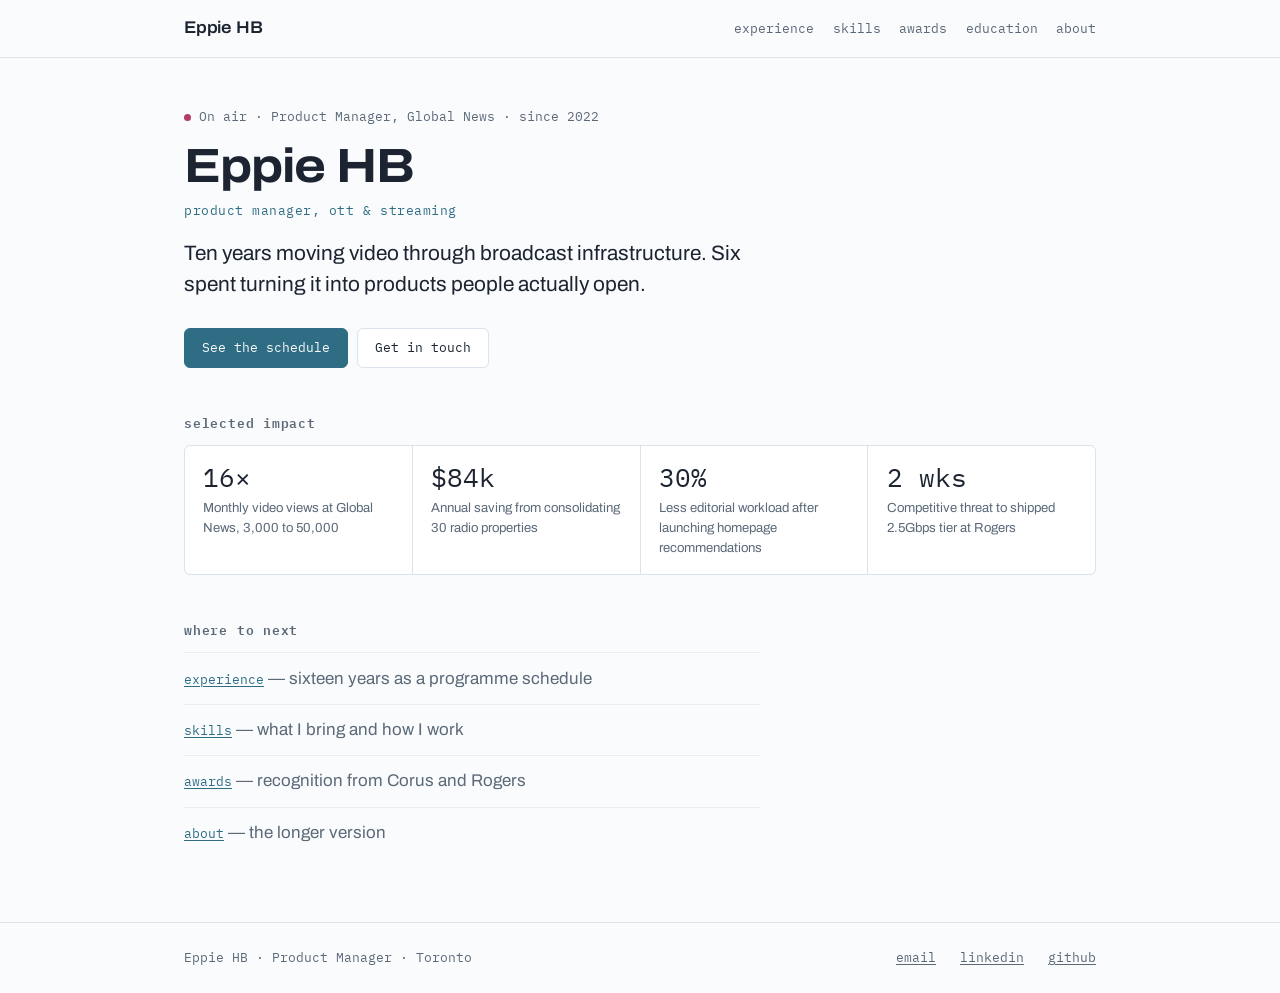
<file: index.html>
<!DOCTYPE html>
<html lang="en" prefix="og: http://ogp.me/ns#">
	<head>
		<meta http-equiv="X-UA-Compatible" content="IE=edge">
		<meta http-equiv="content-type" content="text/html; charset=utf-8">

		<!-- Metadata -->
		<meta name="description" content="Product Manager in digital media and streaming. 6+ years in product, 10+ in broadcast, shipping OTT, VOD and news products at Corus and Rogers." />
		<link rel="canonical" href="https://eppie-hb.github.io/" />
		<meta property="og:site_name" content="Eppie HB" />
		<meta property="og:title" content="Eppie HB: Product Manager" />
		<meta property="og:description" content="Product Manager in digital media and streaming. 6+ years in product, 10+ in broadcast, shipping OTT, VOD and news products at Corus and Rogers." />
		<meta property="og:type" content="website" />
		<meta property="og:url" content="https://eppie-hb.github.io/" />
		<meta property="og:image" content="https://eppie-hb.github.io/images/share-card.png" />
		<meta property="og:image:width" content="1000" />
		<meta property="og:image:height" content="1000" />
		<meta property="og:image:alt" content="Monogram mark for Eppie HB" />
		<meta name="twitter:card" content="summary" />
		<meta name="theme-color" content="#fafbfc" media="(prefers-color-scheme: light)" />
		<meta name="theme-color" content="#131922" media="(prefers-color-scheme: dark)" />

		<!-- Enable responsiveness on mobile devices-->
		<meta name="viewport" content="width=device-width, initial-scale=1">

		<title>Eppie HB: Product Manager</title>

		<!-- CSS -->
		<link rel="preconnect" href="https://fonts.googleapis.com">
		<link rel="preconnect" href="https://fonts.gstatic.com" crossorigin>
		<link href="https://fonts.googleapis.com/css2?family=Archivo:wdth,wght@62..125,400..700&amp;family=IBM+Plex+Mono:wght@400;500&amp;display=swap" rel="stylesheet">
		<link rel="stylesheet" href="/theme/css/style.css" />
		<link rel="icon" href="/favicon.ico" sizes="any">
		<link rel="apple-touch-icon" href="/images/apple-touch-icon.png">

		<!-- Feeds -->

		<!-- Analytics -->
		<script data-goatcounter="https://eppie-hb.goatcounter.com/count"
				async src="https://gc.zgo.at/count.js"></script>
	</head>

	<body>
		<a class="skip-link" href="#main">Skip to content</a>
		<header class="topbar">
			<div class="topbar-inner">
				<a class="wordmark" href="/">Eppie HB</a>
				<nav class="topnav" aria-label="Sections">
					<a href="/pages/career.html">experience</a>
					<a href="/pages/skills.html">skills</a>
					<a href="/pages/awards.html">awards</a>
					<a href="/pages/education.html">education</a>
					<a href="/pages/about.html">about</a>
				</nav>
			</div>
		</header>
		<main id="main" class="shell">
		<div class="hero">
			<p class="status">On air &middot; Product Manager, Global News &middot; since 2022</p>
			<h1>Eppie HB</h1>
			<p class="hero-role">product manager, ott &amp; streaming</p>
			<p class="hero-lead">Ten years moving video through broadcast infrastructure. Six spent turning it into products people actually open.</p>
			<p class="actions">
				<a class="btn btn-primary" href="/pages/career.html">See the schedule</a>
				<a class="btn" href="mailto:eppieho@gmail.com">Get in touch</a>
			</p>
		</div>

		<section aria-labelledby="impact-heading">
			<h2 class="eyebrow" id="impact-heading">selected impact</h2>
			<ul class="rail">
				<li>
					<span class="rail-figure">16&times;</span>
					<span class="rail-label">Monthly video views at Global News, 3,000 to 50,000</span>
				</li>
				<li>
					<span class="rail-figure">$84k</span>
					<span class="rail-label">Annual saving from consolidating 30 radio properties</span>
				</li>
				<li>
					<span class="rail-figure">30%</span>
					<span class="rail-label">Less editorial workload after launching homepage recommendations</span>
				</li>
				<li>
					<span class="rail-figure">2 wks</span>
					<span class="rail-label">Competitive threat to shipped 2.5Gbps tier at Rogers</span>
				</li>
			</ul>
		</section>

		<section aria-labelledby="whereto-heading">
			<h2 class="eyebrow" id="whereto-heading">where to next</h2>
			<ul class="whereto-list">
				<li><a href="/pages/career.html">experience</a> &mdash; sixteen years as a programme schedule</li>
				<li><a href="/pages/skills.html">skills</a> &mdash; what I bring and how I work</li>
				<li><a href="/pages/awards.html">awards</a> &mdash; recognition from Corus and Rogers</li>
				<li><a href="/pages/about.html">about</a> &mdash; the longer version</li>
			</ul>
		</section>
		</main>
		<footer class="site-footer">
			<div class="site-footer-inner">
				<p>Eppie HB &middot; Product Manager &middot; Toronto</p>
				<a href="mailto:eppieho@gmail.com">email</a>
				<a href="https://www.linkedin.com/in/eppieh" rel="noopener">linkedin</a>
				<a href="https://github.com/eppie-hb" rel="noopener">github</a>
			</div>
		</footer>
	</body>
</html>
</file>
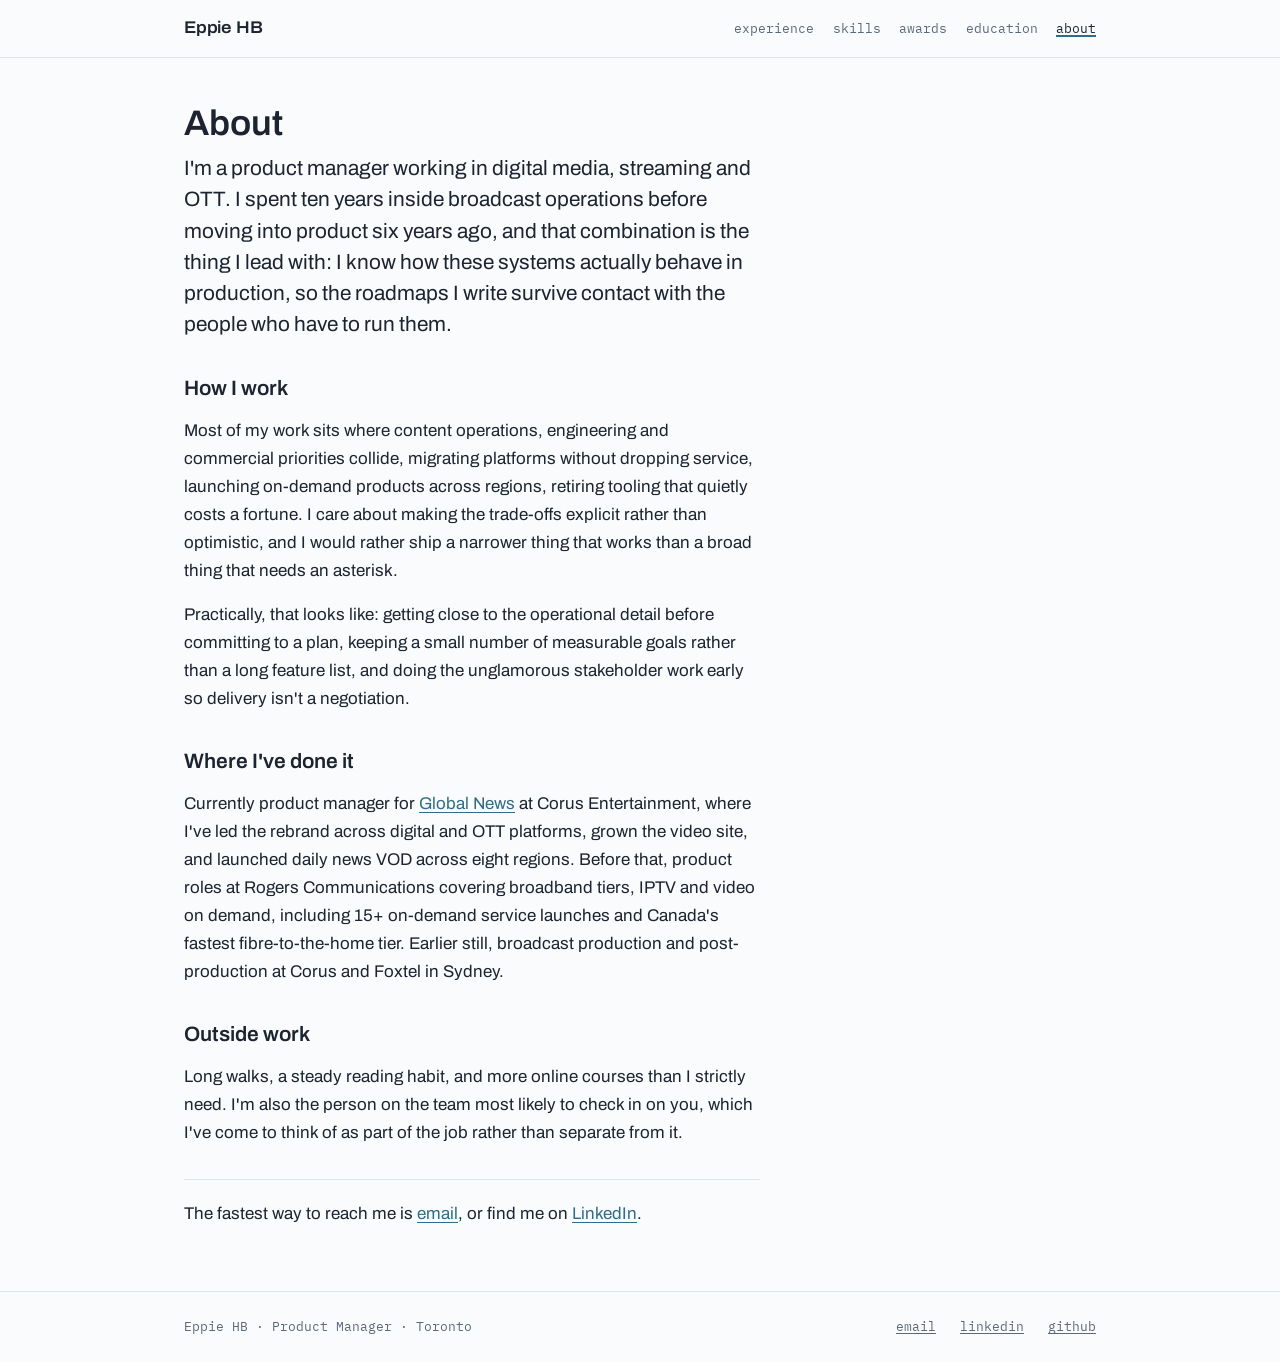
<file: pages/about.html>
<!DOCTYPE html>
<html lang="en" prefix="og: http://ogp.me/ns#">
	<head>
		<meta http-equiv="X-UA-Compatible" content="IE=edge">
		<meta http-equiv="content-type" content="text/html; charset=utf-8">

		<!-- Metadata -->
		<meta name="description" content="Product Manager focused on digital media, OTT and streaming. Background spanning broadcast operations, content strategy and product delivery." />
		<link rel="canonical" href="https://eppie-hb.github.io/pages/about.html" />
		<meta property="og:site_name" content="Eppie HB" />
		<meta property="og:title" content="Abou: Eppie HB, Product Manager" />
		<meta property="og:description" content="Product Manager focused on digital media, OTT and streaming. Background spanning broadcast operations, content strategy and product delivery." />
		<meta property="og:type" content="website" />
		<meta property="og:url" content="https://eppie-hb.github.io/pages/about.html" />
		<meta property="og:image" content="https://eppie-hb.github.io/images/share-card.png" />
		<meta property="og:image:width" content="1000" />
		<meta property="og:image:height" content="1000" />
		<meta property="og:image:alt" content="Monogram mark for Eppie HB" />
		<meta name="twitter:card" content="summary" />
		<meta name="theme-color" content="#fafbfc" media="(prefers-color-scheme: light)" />
		<meta name="theme-color" content="#131922" media="(prefers-color-scheme: dark)" />

		<!-- Enable responsiveness on mobile devices-->
		<meta name="viewport" content="width=device-width, initial-scale=1">

		<title>About: Eppie HB, Product Manager</title>

		<!-- CSS -->
		<link rel="preconnect" href="https://fonts.googleapis.com">
		<link rel="preconnect" href="https://fonts.gstatic.com" crossorigin>
		<link href="https://fonts.googleapis.com/css2?family=Archivo:wdth,wght@62..125,400..700&amp;family=IBM+Plex+Mono:wght@400;500&amp;display=swap" rel="stylesheet">
		<link rel="stylesheet" href="/theme/css/style.css" />
		<link rel="icon" href="/favicon.ico" sizes="any">
		<link rel="apple-touch-icon" href="/images/apple-touch-icon.png">

		<!-- Feeds -->

		<!-- Analytics -->
 		<script data-goatcounter="https://eppie-hb.goatcounter.com/count"
            async src="https://gc.zgo.at/count.js"></script>
	</head>

	<body>
		<a class="skip-link" href="#main">Skip to content</a>
		<header class="topbar">
			<div class="topbar-inner">
				<a class="wordmark" href="/">Eppie HB</a>
				<nav class="topnav" aria-label="Sections">
					<a href="/pages/career.html">experience</a>
					<a href="/pages/skills.html">skills</a>
					<a href="/pages/awards.html">awards</a>
					<a href="/pages/education.html">education</a>
					<a href="/pages/about.html" aria-current="page">about</a>
				</nav>
			</div>
		</header>
		<main id="main" class="shell">
	<article class="prose">
		<h1>About</h1>

		<p class="lede">I'm a product manager working in digital media, streaming and OTT. I spent ten years inside broadcast operations before moving into product six years ago, and that combination is the thing I lead with: I know how these systems actually behave in production, so the roadmaps I write survive contact with the people who have to run them.</p>

		<h2>How I work</h2>
		<p>Most of my work sits where content operations, engineering and commercial priorities collide, migrating platforms without dropping service, launching on-demand products across regions, retiring tooling that quietly costs a fortune. I care about making the trade-offs explicit rather than optimistic, and I would rather ship a narrower thing that works than a broad thing that needs an asterisk.</p>
		<p>Practically, that looks like: getting close to the operational detail before committing to a plan, keeping a small number of measurable goals rather than a long feature list, and doing the unglamorous stakeholder work early so delivery isn't a negotiation.</p>

		<h2>Where I've done it</h2>
		<p>Currently product manager for <a href="https://globalnews.ca/">Global News</a> at Corus Entertainment, where I've led the rebrand across digital and OTT platforms, grown the video site, and launched daily news VOD across eight regions. Before that, product roles at Rogers Communications covering broadband tiers, IPTV and video on demand, including 15+ on-demand service launches and Canada's fastest fibre-to-the-home tier. Earlier still, broadcast production and post-production at Corus and Foxtel in Sydney.</p>

		<h2>Outside work</h2>
		<p>Long walks, a steady reading habit, and more online courses than I strictly need. I'm also the person on the team most likely to check in on you, which I've come to think of as part of the job rather than separate from it.</p>

		<p class="contact-cta">The fastest way to reach me is <a href="mailto:eppieho@gmail.com">email</a>, or find me on <a href="https://www.linkedin.com/in/eppieh" target="_blank" rel="noopener">LinkedIn</a>.</p>
	</article>
		</main>
		<footer class="site-footer">
			<div class="site-footer-inner">
				<p>Eppie HB &middot; Product Manager &middot; Toronto</p>
				<a href="mailto:eppieho@gmail.com">email</a>
				<a href="https://www.linkedin.com/in/eppieh" rel="noopener">linkedin</a>
				<a href="https://github.com/eppie-hb" rel="noopener">github</a>
			</div>
		</footer>
	</body>
</html>
</file>
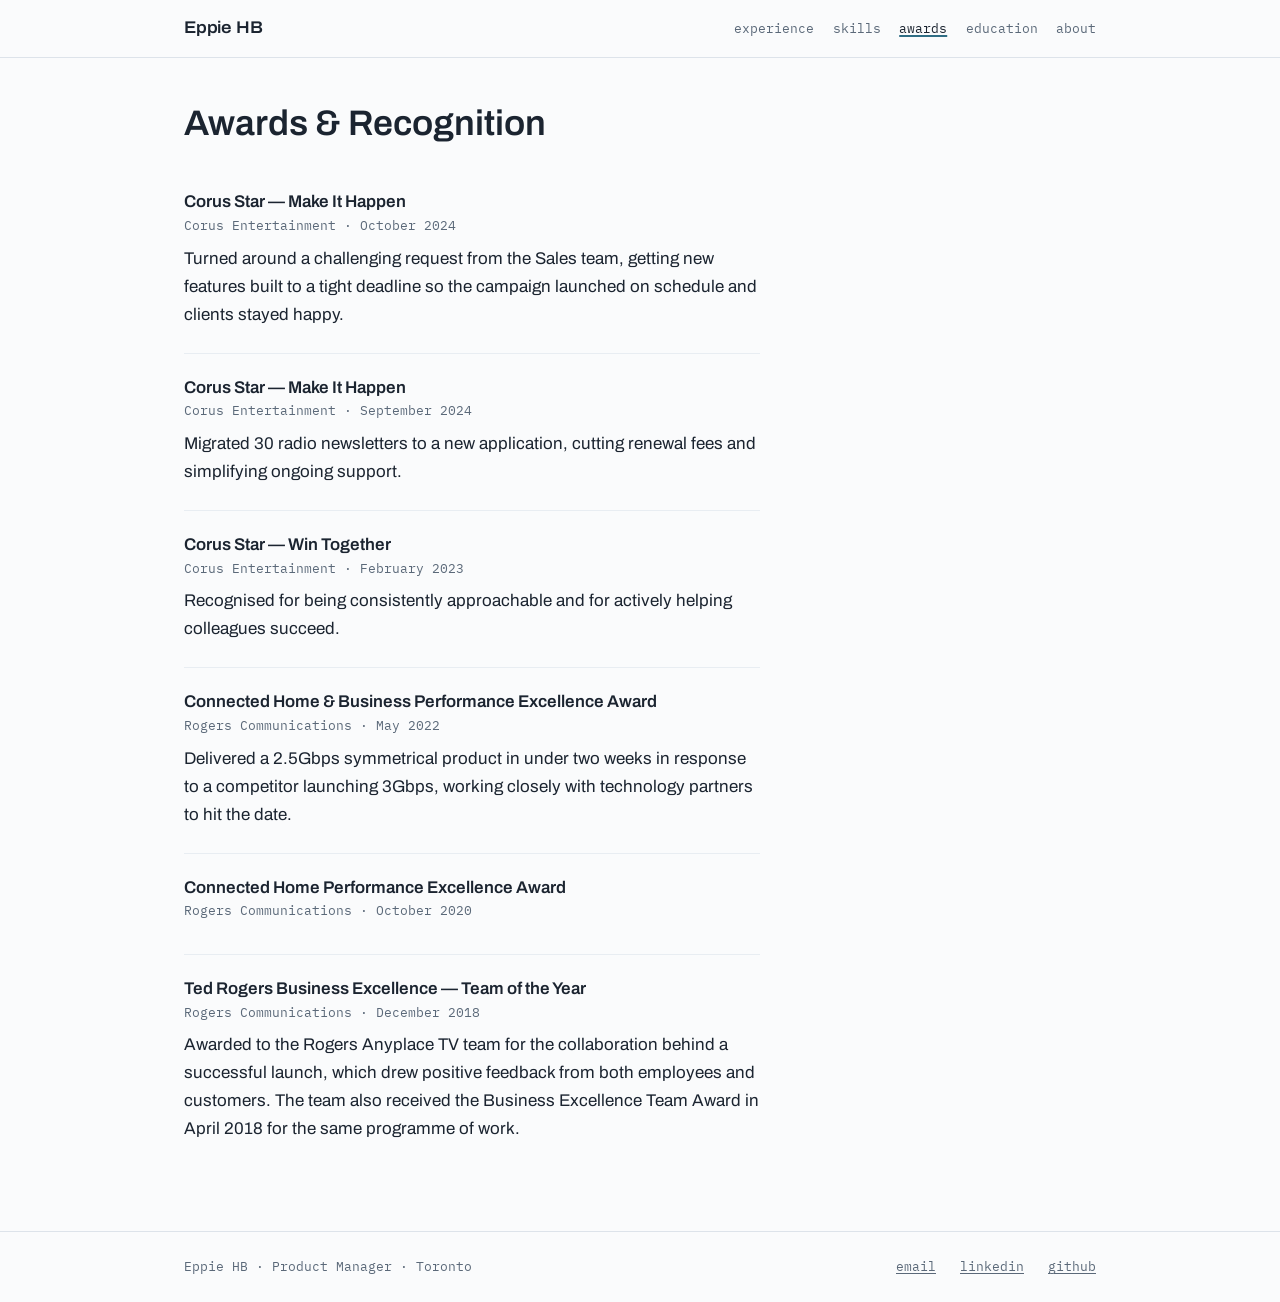
<file: pages/awards.html>
<!DOCTYPE html>
<html lang="en" prefix="og: http://ogp.me/ns#">
	<head>
		<meta http-equiv="X-UA-Compatible" content="IE=edge">
		<meta http-equiv="content-type" content="text/html; charset=utf-8">

		<!-- Metadata -->
		<meta name="description" content="Industry and internal recognition including the Ted Rogers Business Excellence Team of the Year and Corus Star awards." />
		<link rel="canonical" href="https://eppie-hb.github.io/pages/awards.html" />
		<meta property="og:site_name" content="Eppie HB" />
		<meta property="og:title" content="Awards & Recognition: Eppie HB" />
		<meta property="og:description" content="Industry and internal recognition including the Ted Rogers Business Excellence Team of the Year and Corus Star awards." />
		<meta property="og:type" content="website" />
		<meta property="og:url" content="https://eppie-hb.github.io/pages/awards.html" />
		<meta property="og:image" content="https://eppie-hb.github.io/images/share-card.png" />
		<meta property="og:image:width" content="1000" />
		<meta property="og:image:height" content="1000" />
		<meta property="og:image:alt" content="Monogram mark for Eppie HB" />
		<meta name="twitter:card" content="summary" />
		<meta name="theme-color" content="#fafbfc" media="(prefers-color-scheme: light)" />
		<meta name="theme-color" content="#131922" media="(prefers-color-scheme: dark)" />

		<!-- Enable responsiveness on mobile devices-->
		<meta name="viewport" content="width=device-width, initial-scale=1">

		<title>Awards & Recognition: Eppie HB</title>

		<!-- CSS -->
		<link rel="preconnect" href="https://fonts.googleapis.com">
		<link rel="preconnect" href="https://fonts.gstatic.com" crossorigin>
		<link href="https://fonts.googleapis.com/css2?family=Archivo:wdth,wght@62..125,400..700&amp;family=IBM+Plex+Mono:wght@400;500&amp;display=swap" rel="stylesheet">
		<link rel="stylesheet" href="/theme/css/style.css" />
		<link rel="icon" href="/favicon.ico" sizes="any">
		<link rel="apple-touch-icon" href="/images/apple-touch-icon.png">

		<!-- Feeds -->

		<!-- Analytics -->
 		<script data-goatcounter="https://eppie-hb.goatcounter.com/count"
            async src="https://gc.zgo.at/count.js"></script>
	</head>

	<body>
		<a class="skip-link" href="#main">Skip to content</a>
		<header class="topbar">
			<div class="topbar-inner">
				<a class="wordmark" href="/">Eppie HB</a>
				<nav class="topnav" aria-label="Sections">
					<a href="/pages/career.html">experience</a>
					<a href="/pages/skills.html">skills</a>
					<a href="/pages/awards.html" aria-current="page">awards</a>
					<a href="/pages/education.html">education</a>
					<a href="/pages/about.html">about</a>
				</nav>
			</div>
		</header>
		<main id="main" class="shell">
	<article>
		<h1>Awards &amp; Recognition</h1>

		<section class="award">
			<h2>Corus Star &mdash; Make It Happen</h2>
			<p class="award-meta">Corus Entertainment &middot; October 2024</p>
			<p>Turned around a challenging request from the Sales team, getting new features built to a tight deadline so the campaign launched on schedule and clients stayed happy.</p>
		</section>

		<section class="award">
			<h2>Corus Star &mdash; Make It Happen</h2>
			<p class="award-meta">Corus Entertainment &middot; September 2024</p>
			<p>Migrated 30 radio newsletters to a new application, cutting renewal fees and simplifying ongoing support.</p>
		</section>

		<section class="award">
			<h2>Corus Star &mdash; Win Together</h2>
			<p class="award-meta">Corus Entertainment &middot; February 2023</p>
			<p>Recognised for being consistently approachable and for actively helping colleagues succeed.</p>
		</section>

		<section class="award">
			<h2>Connected Home &amp; Business Performance Excellence Award</h2>
			<p class="award-meta">Rogers Communications &middot; May 2022</p>
			<p>Delivered a 2.5Gbps symmetrical product in under two weeks in response to a competitor launching 3Gbps, working closely with technology partners to hit the date.</p>
		</section>

		<section class="award">
			<h2>Connected Home Performance Excellence Award</h2>
			<p class="award-meta">Rogers Communications &middot; October 2020</p>
		</section>

		<section class="award">
			<h2>Ted Rogers Business Excellence &mdash; Team of the Year</h2>
			<p class="award-meta">Rogers Communications &middot; December 2018</p>
			<p>Awarded to the Rogers Anyplace TV team for the collaboration behind a successful launch, which drew positive feedback from both employees and customers. The team also received the Business Excellence Team Award in April 2018 for the same programme of work.</p>
		</section>
	</article>
		</main>
		<footer class="site-footer">
			<div class="site-footer-inner">
				<p>Eppie HB &middot; Product Manager &middot; Toronto</p>
				<a href="mailto:eppieho@gmail.com">email</a>
				<a href="https://www.linkedin.com/in/eppieh" rel="noopener">linkedin</a>
				<a href="https://github.com/eppie-hb" rel="noopener">github</a>
			</div>
		</footer>
	</body>
</html>
</file>
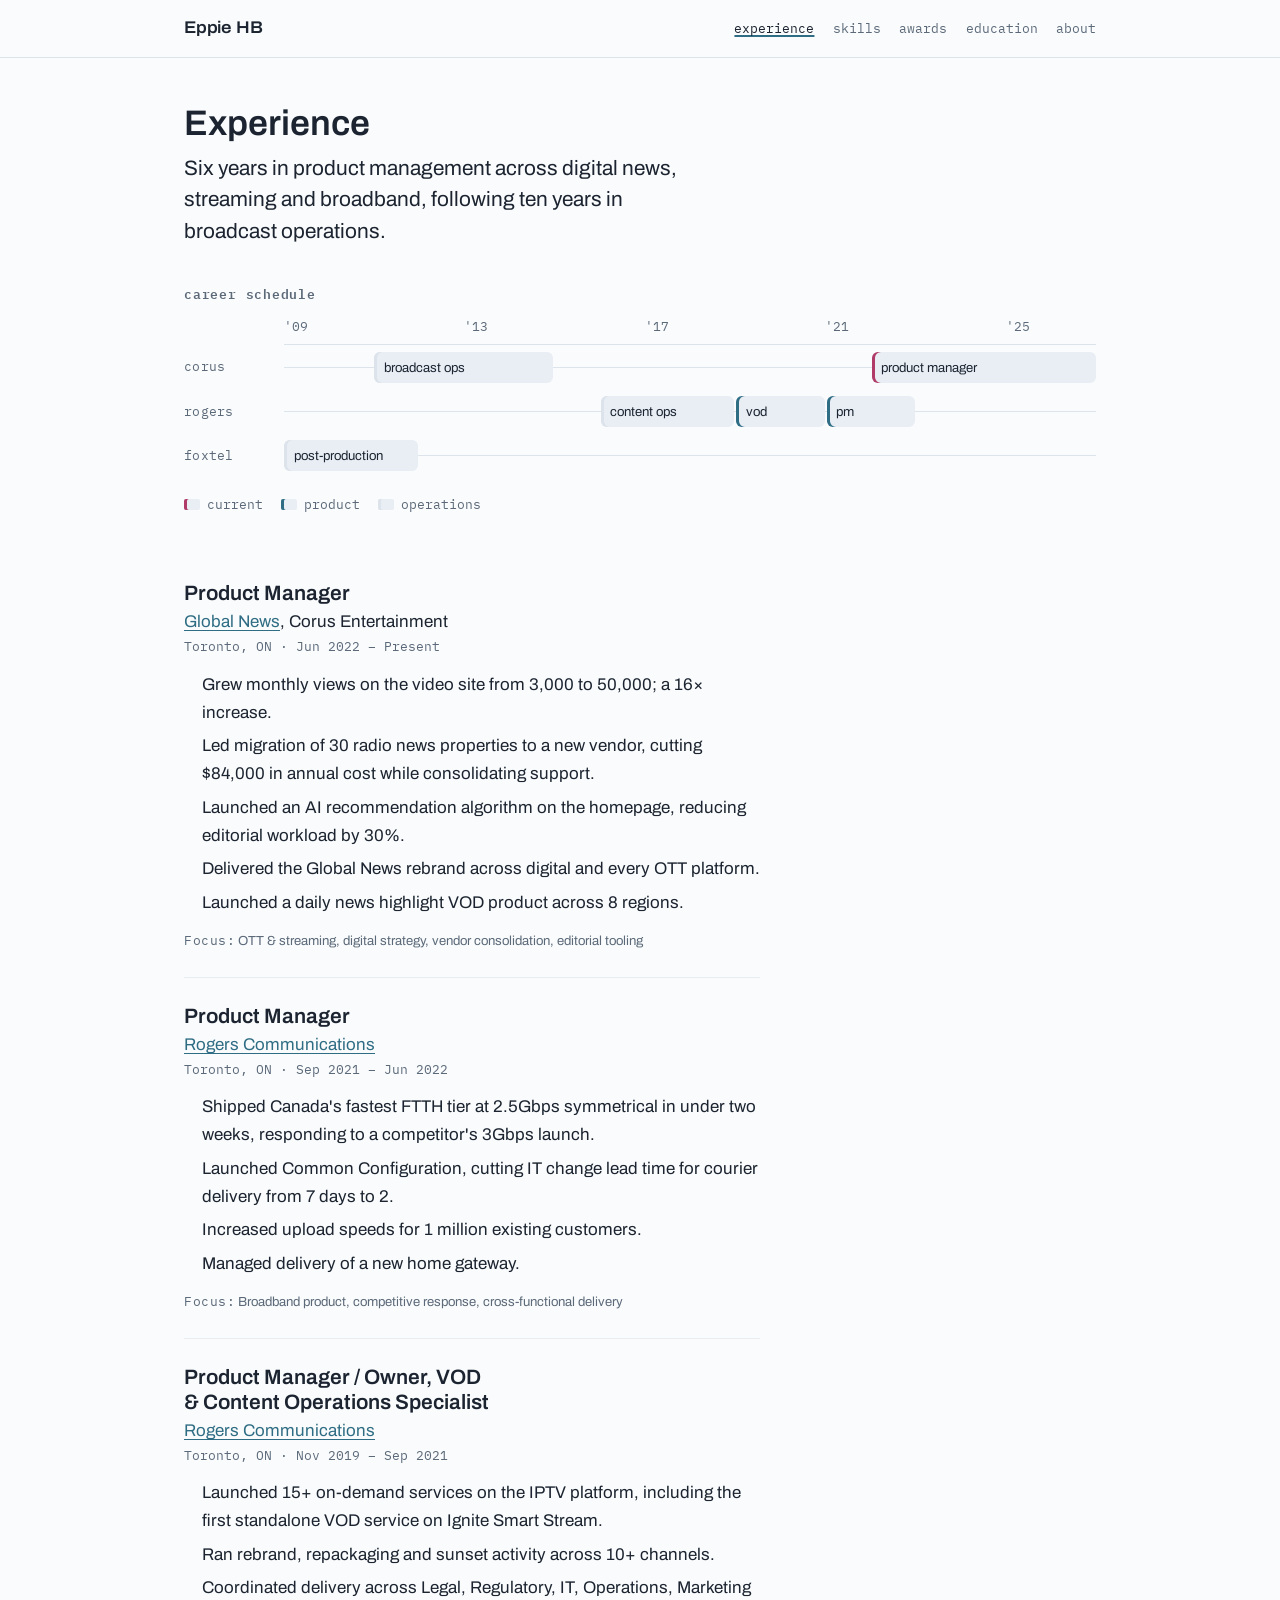
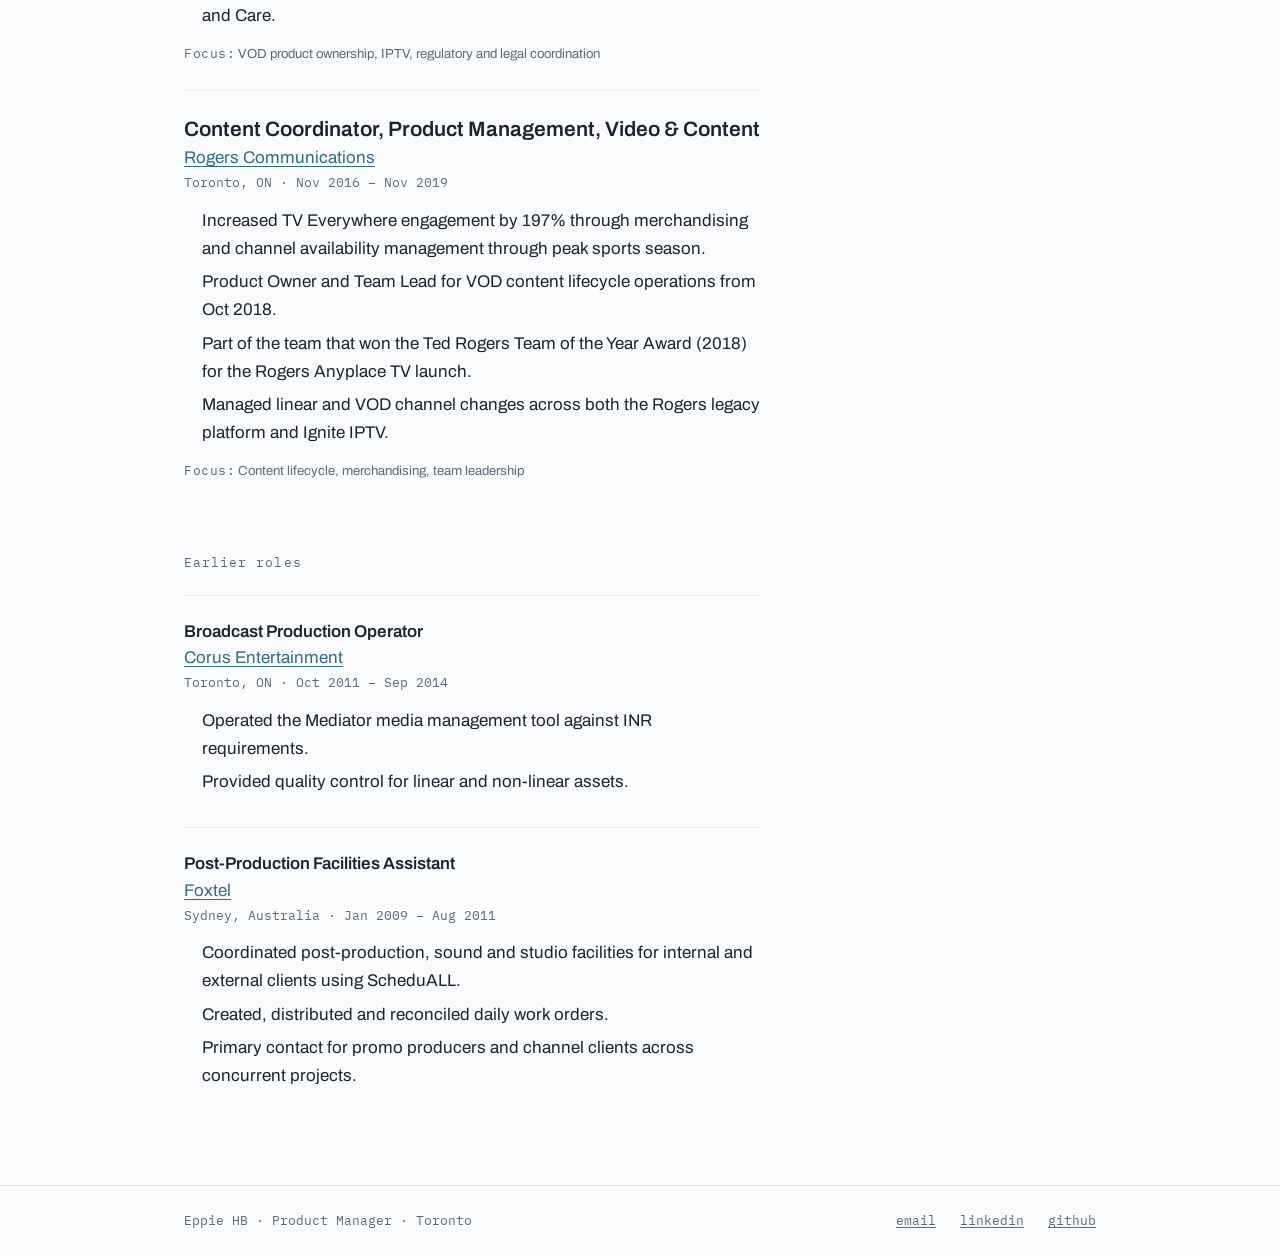
<file: pages/career.html>
<!DOCTYPE html>
<html lang="en" prefix="og: http://ogp.me/ns#">
	<head>
		<meta http-equiv="X-UA-Compatible" content="IE=edge">
		<meta http-equiv="content-type" content="text/html; charset=utf-8">

		<!-- Metadata -->
		<meta name="description" content="Product management experience at Global News, Corus and Rogers Communications: OTT launches, platform migrations and measurable product outcomes." />
		<link rel="canonical" href="https://eppie-hb.github.io/pages/career.html" />
		<meta property="og:site_name" content="Eppie HB" />
		<meta property="og:title" content="Experience: Eppie HB, Product Manager" />
		<meta property="og:description" content="Product management experience at Global News, Corus and Rogers Communications: OTT launches, platform migrations and measurable product outcomes." />
		<meta property="og:type" content="website" />
		<meta property="og:url" content="https://eppie-hb.github.io/pages/career.html" />
		<meta property="og:image" content="https://eppie-hb.github.io/images/share-card.png" />
		<meta property="og:image:width" content="1000" />
		<meta property="og:image:height" content="1000" />
		<meta property="og:image:alt" content="Monogram mark for Eppie HB" />
		<meta name="twitter:card" content="summary" />
		<meta name="theme-color" content="#fafbfc" media="(prefers-color-scheme: light)" />
		<meta name="theme-color" content="#131922" media="(prefers-color-scheme: dark)" />

		<!-- Enable responsiveness on mobile devices-->
		<meta name="viewport" content="width=device-width, initial-scale=1">

		<title>Experience: Eppie HB, Product Manager</title>

		<!-- CSS -->
		<link rel="preconnect" href="https://fonts.googleapis.com">
		<link rel="preconnect" href="https://fonts.gstatic.com" crossorigin>
		<link href="https://fonts.googleapis.com/css2?family=Archivo:wdth,wght@62..125,400..700&amp;family=IBM+Plex+Mono:wght@400;500&amp;display=swap" rel="stylesheet">
		<link rel="stylesheet" href="/theme/css/style.css" />
		<link rel="icon" href="/favicon.ico" sizes="any">
		<link rel="apple-touch-icon" href="/images/apple-touch-icon.png">

		<!-- Feeds -->

		<!-- Analytics -->
 		<script data-goatcounter="https://eppie-hb.goatcounter.com/count"
            async src="https://gc.zgo.at/count.js"></script>
	</head>

	<body>
		<a class="skip-link" href="#main">Skip to content</a>
		<header class="topbar">
			<div class="topbar-inner">
				<a class="wordmark" href="/">Eppie HB</a>
				<nav class="topnav" aria-label="Sections">
					<a href="/pages/career.html" aria-current="page">experience</a>
					<a href="/pages/skills.html">skills</a>
					<a href="/pages/awards.html">awards</a>
					<a href="/pages/education.html">education</a>
					<a href="/pages/about.html">about</a>
				</nav>
			</div>
		</header>
		<main id="main" class="shell">
	<article>
		<h1>Experience</h1>
		<p class="lede">Six years in product management across digital news, streaming and broadband, following ten years in broadcast operations.</p>

		<nav class="timeline" aria-label="Career timeline">
			<h2 class="eyebrow">career schedule</h2>
			<div class="timeline-grid">
				<div></div>
				<div class="timeline-axis" aria-hidden="true">
					<span style="grid-column:1">'09</span>
					<span style="grid-column:5">'13</span>
					<span style="grid-column:9">'17</span>
					<span style="grid-column:13">'21</span>
					<span style="grid-column:17">'25</span>
				</div>

				<p class="timeline-channel">corus</p>
				<div class="timeline-row">
					<a class="timeline-block" style="grid-column:3/7" href="#r-corus-ops">broadcast ops <span class="timeline-when">2011&ndash;2014</span></a>
					<a class="timeline-block" data-kind="current" style="grid-column:14/19" href="#r-globalnews">product manager <span class="timeline-when">2022&ndash;present</span></a>
				</div>

				<p class="timeline-channel">rogers</p>
				<div class="timeline-row">
					<a class="timeline-block" style="grid-column:8/11" href="#r-rogers-content">content ops <span class="timeline-when">2016&ndash;2019</span></a>
					<a class="timeline-block" data-kind="product" style="grid-column:11/13" href="#r-rogers-vod" aria-label="Product Manager and Owner, VOD at Rogers, 2019 to 2021"><span class="timeline-short">vod</span><span class="timeline-full">vod owner</span> <span class="timeline-when">2019&ndash;2021</span></a>
					<a class="timeline-block" data-kind="product" style="grid-column:13/15" href="#r-rogers-pm" aria-label="Product Manager at Rogers, 2021 to 2022"><span class="timeline-short">pm</span><span class="timeline-full">product manager</span> <span class="timeline-when">2021&ndash;2022</span></a>
				</div>

				<p class="timeline-channel">foxtel</p>
				<div class="timeline-row">
					<a class="timeline-block" style="grid-column:1/4" href="#r-foxtel">post-production <span class="timeline-when">2009&ndash;2011</span></a>
				</div>
			</div>
			<p class="timeline-key">
				<span class="k-current">current</span>
				<span class="k-product">product</span>
				<span>operations</span>
			</p>
		</nav>

		<section class="role" id="r-globalnews">
			<h2>Product Manager</h2>
			<p class="role-org"><a href="https://globalnews.ca/">Global News</a>, Corus Entertainment</p>
			<p class="role-meta">Toronto, ON &middot; Jun 2022 &ndash; Present</p>
			<ul class="impact-list">
				<li>Grew monthly views on the video site from 3,000 to 50,000; a 16&times; increase.</li>
				<li>Led migration of 30 radio news properties to a new vendor, cutting $84,000 in annual cost while consolidating support.</li>
				<li>Launched an AI recommendation algorithm on the homepage, reducing editorial workload by 30%.</li>
				<li>Delivered the Global News rebrand across digital and every OTT platform.</li>
				<li>Launched a daily news highlight VOD product across 8 regions.</li>
			</ul>
			<p class="role-focus"><span>Focus:</span> OTT &amp; streaming, digital strategy, vendor consolidation, editorial tooling</p>
		</section>

		<section class="role" id="r-rogers-pm">
			<h2>Product Manager</h2>
			<p class="role-org"><a href="https://www.rogers.com/">Rogers Communications</a></p>
			<p class="role-meta">Toronto, ON &middot; Sep 2021 &ndash; Jun 2022</p>
			<ul class="impact-list">
				<li>Shipped Canada's fastest FTTH tier at 2.5Gbps symmetrical in under two weeks, responding to a competitor's 3Gbps launch.</li>
				<li>Launched Common Configuration, cutting IT change lead time for courier delivery from 7 days to 2.</li>
				<li>Increased upload speeds for 1 million existing customers.</li>
				<li>Managed delivery of a new home gateway.</li>
			</ul>
			<p class="role-focus"><span>Focus:</span> Broadband product, competitive response, cross-functional delivery</p>
		</section>

		<section class="role" id="r-rogers-vod">
			<h2>Product Manager / Owner, VOD &amp; Content Operations Specialist</h2>
			<p class="role-org"><a href="https://www.rogers.com/">Rogers Communications</a></p>
			<p class="role-meta">Toronto, ON &middot; Nov 2019 &ndash; Sep 2021</p>
			<ul class="impact-list">
				<li>Launched 15+ on-demand services on the IPTV platform, including the first standalone VOD service on Ignite Smart Stream.</li>
				<li>Ran rebrand, repackaging and sunset activity across 10+ channels.</li>
				<li>Coordinated delivery across Legal, Regulatory, IT, Operations, Marketing and Care.</li>
			</ul>
			<p class="role-focus"><span>Focus:</span> VOD product ownership, IPTV, regulatory and legal coordination</p>
		</section>

		<section class="role" id="r-rogers-content">
			<h2>Content Coordinator, Product Management, Video &amp; Content</h2>
			<p class="role-org"><a href="https://www.rogers.com/">Rogers Communications</a></p>
			<p class="role-meta">Toronto, ON &middot; Nov 2016 &ndash; Nov 2019</p>
			<ul class="impact-list">
				<li>Increased TV Everywhere engagement by 197% through merchandising and channel availability management through peak sports season.</li>
				<li>Product Owner and Team Lead for VOD content lifecycle operations from Oct 2018.</li>
				<li>Part of the team that won the Ted Rogers Team of the Year Award (2018) for the Rogers Anyplace TV launch.</li>
				<li>Managed linear and VOD channel changes across both the Rogers legacy platform and Ignite IPTV.</li>
			</ul>
			<p class="role-focus"><span>Focus:</span> Content lifecycle, merchandising, team leadership</p>
		</section>

		<h2 class="section-break">Earlier roles</h2>

		<section class="role role-earlier" id="r-corus-ops">
			<h3>Broadcast Production Operator</h3>
			<p class="role-org"><a href="https://www.corusent.com/">Corus Entertainment</a></p>
			<p class="role-meta">Toronto, ON &middot; Oct 2011 &ndash; Sep 2014</p>
			<ul class="impact-list">
				<li>Operated the Mediator media management tool against INR requirements.</li>
				<li>Provided quality control for linear and non-linear assets.</li>
			</ul>
		</section>

		<section class="role role-earlier" id="r-foxtel">
			<h3>Post-Production Facilities Assistant</h3>
			<p class="role-org"><a href="https://www.foxtel.com.au/">Foxtel</a></p>
			<p class="role-meta">Sydney, Australia &middot; Jan 2009 &ndash; Aug 2011</p>
			<ul class="impact-list">
				<li>Coordinated post-production, sound and studio facilities for internal and external clients using ScheduALL.</li>
				<li>Created, distributed and reconciled daily work orders.</li>
				<li>Primary contact for promo producers and channel clients across concurrent projects.</li>
			</ul>
		</section>
	</article>
		</main>
		<footer class="site-footer">
			<div class="site-footer-inner">
				<p>Eppie HB &middot; Product Manager &middot; Toronto</p>
				<a href="mailto:eppieho@gmail.com">email</a>
				<a href="https://www.linkedin.com/in/eppieh" rel="noopener">linkedin</a>
				<a href="https://github.com/eppie-hb" rel="noopener">github</a>
			</div>
		</footer>
	</body>
</html>
</file>
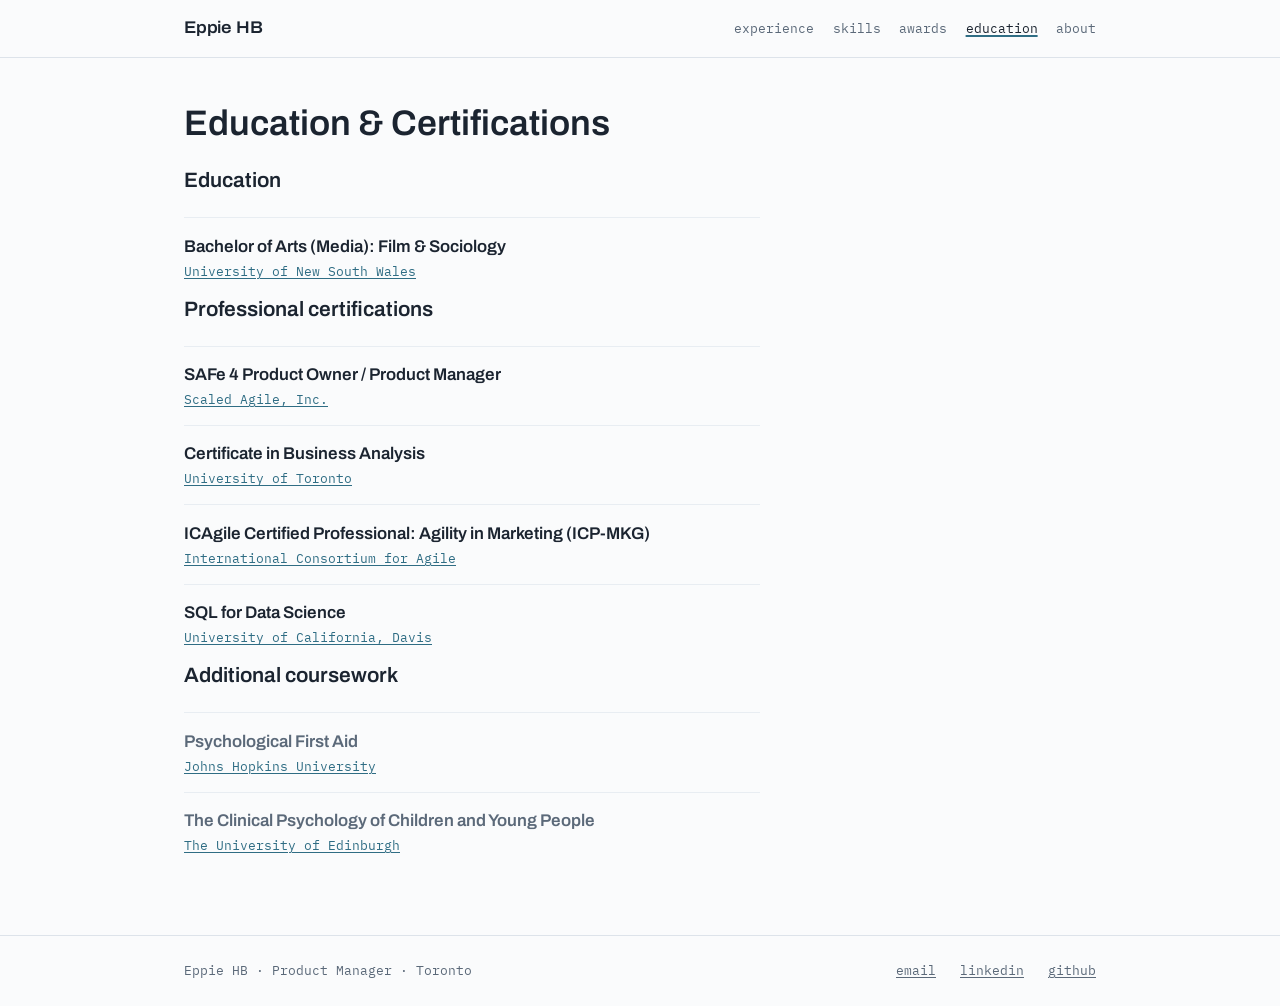
<file: pages/education.html>
<!DOCTYPE html>
<html lang="en" prefix="og: http://ogp.me/ns#">
	<head>
		<meta http-equiv="X-UA-Compatible" content="IE=edge">
		<meta http-equiv="content-type" content="text/html; charset=utf-8">

		<!-- Metadata -->
		<meta name="description" content="Bachelor of Arts (Media) from UNSW, plus certifications in business analysis, SAFe product ownership, agile marketing and SQL." />
		<link rel="canonical" href="https://eppie-hb.github.io/pages/education.html" />
		<meta property="og:site_name" content="Eppie HB" />
		<meta property="og:title" content="Education & Certification: Eppie HB" />
		<meta property="og:description" content="Bachelor of Arts (Media) from UNSW, plus certifications in business analysis, SAFe product ownership, agile marketing and SQL." />
		<meta property="og:type" content="website" />
		<meta property="og:url" content="https://eppie-hb.github.io/pages/education.html" />
		<meta property="og:image" content="https://eppie-hb.github.io/images/share-card.png" />
		<meta property="og:image:width" content="1000" />
		<meta property="og:image:height" content="1000" />
		<meta property="og:image:alt" content="Monogram mark for Eppie HB" />
		<meta name="twitter:card" content="summary" />
		<meta name="theme-color" content="#fafbfc" media="(prefers-color-scheme: light)" />
		<meta name="theme-color" content="#131922" media="(prefers-color-scheme: dark)" />

		<!-- Enable responsiveness on mobile devices-->
		<meta name="viewport" content="width=device-width, initial-scale=1">

		<title>Education & Certifications: Eppie HB</title>

		<!-- CSS -->
		<link rel="preconnect" href="https://fonts.googleapis.com">
		<link rel="preconnect" href="https://fonts.gstatic.com" crossorigin>
		<link href="https://fonts.googleapis.com/css2?family=Archivo:wdth,wght@62..125,400..700&amp;family=IBM+Plex+Mono:wght@400;500&amp;display=swap" rel="stylesheet">
		<link rel="stylesheet" href="/theme/css/style.css" />
		<link rel="icon" href="/favicon.ico" sizes="any">
		<link rel="apple-touch-icon" href="/images/apple-touch-icon.png">

		<!-- Feeds -->

		<!-- Analytics -->
 		<script data-goatcounter="https://eppie-hb.goatcounter.com/count"
            async src="https://gc.zgo.at/count.js"></script>
	</head>

	<body>
		<a class="skip-link" href="#main">Skip to content</a>
		<header class="topbar">
			<div class="topbar-inner">
				<a class="wordmark" href="/">Eppie HB</a>
				<nav class="topnav" aria-label="Sections">
					<a href="/pages/career.html">experience</a>
					<a href="/pages/skills.html">skills</a>
					<a href="/pages/awards.html">awards</a>
					<a href="/pages/education.html" aria-current="page">education</a>
					<a href="/pages/about.html">about</a>
				</nav>
			</div>
		</header>
		<main id="main" class="shell">
	<article>
		<h1>Education &amp; Certifications</h1>

		<h2>Education</h2>
		<ul class="credential-list">
			<li>
				<p class="credential-title">Bachelor of Arts (Media): Film &amp; Sociology</p>
				<p class="credential-org"><a href="https://www.unsw.edu.au/">University of New South Wales</a></p>
			</li>
		</ul>

		<h2>Professional certifications</h2>
		<ul class="credential-list">
			<li>
				<p class="credential-title">SAFe 4 Product Owner / Product Manager</p>
				<p class="credential-org"><a href="https://scaledagile.com/">Scaled Agile, Inc.</a></p>
			</li>
			<li>
				<p class="credential-title">Certificate in Business Analysis</p>
				<p class="credential-org"><a href="https://www.utoronto.ca/">University of Toronto</a></p>
			</li>
			<li>
				<p class="credential-title">ICAgile Certified Professional: Agility in Marketing (ICP-MKG)</p>
				<p class="credential-org"><a href="https://www.icagile.com/">International Consortium for Agile</a></p>
			</li>
			<li>
				<p class="credential-title">SQL for Data Science</p>
				<p class="credential-org"><a href="https://www.ucdavis.edu/">University of California, Davis</a></p>
			</li>
		</ul>

		<h2>Additional coursework</h2>
		<ul class="credential-list credential-list-secondary">
			<li>
				<p class="credential-title">Psychological First Aid</p>
				<p class="credential-org"><a href="https://www.jhu.edu/">Johns Hopkins University</a></p>
			</li>
			<li>
				<p class="credential-title">The Clinical Psychology of Children and Young People</p>
				<p class="credential-org"><a href="https://www.ed.ac.uk/">The University of Edinburgh</a></p>
			</li>
		</ul>
	</article>
		</main>
		<footer class="site-footer">
			<div class="site-footer-inner">
				<p>Eppie HB &middot; Product Manager &middot; Toronto</p>
				<a href="mailto:eppieho@gmail.com">email</a>
				<a href="https://www.linkedin.com/in/eppieh" rel="noopener">linkedin</a>
				<a href="https://github.com/eppie-hb" rel="noopener">github</a>
			</div>
		</footer>
	</body>
</html>
</file>
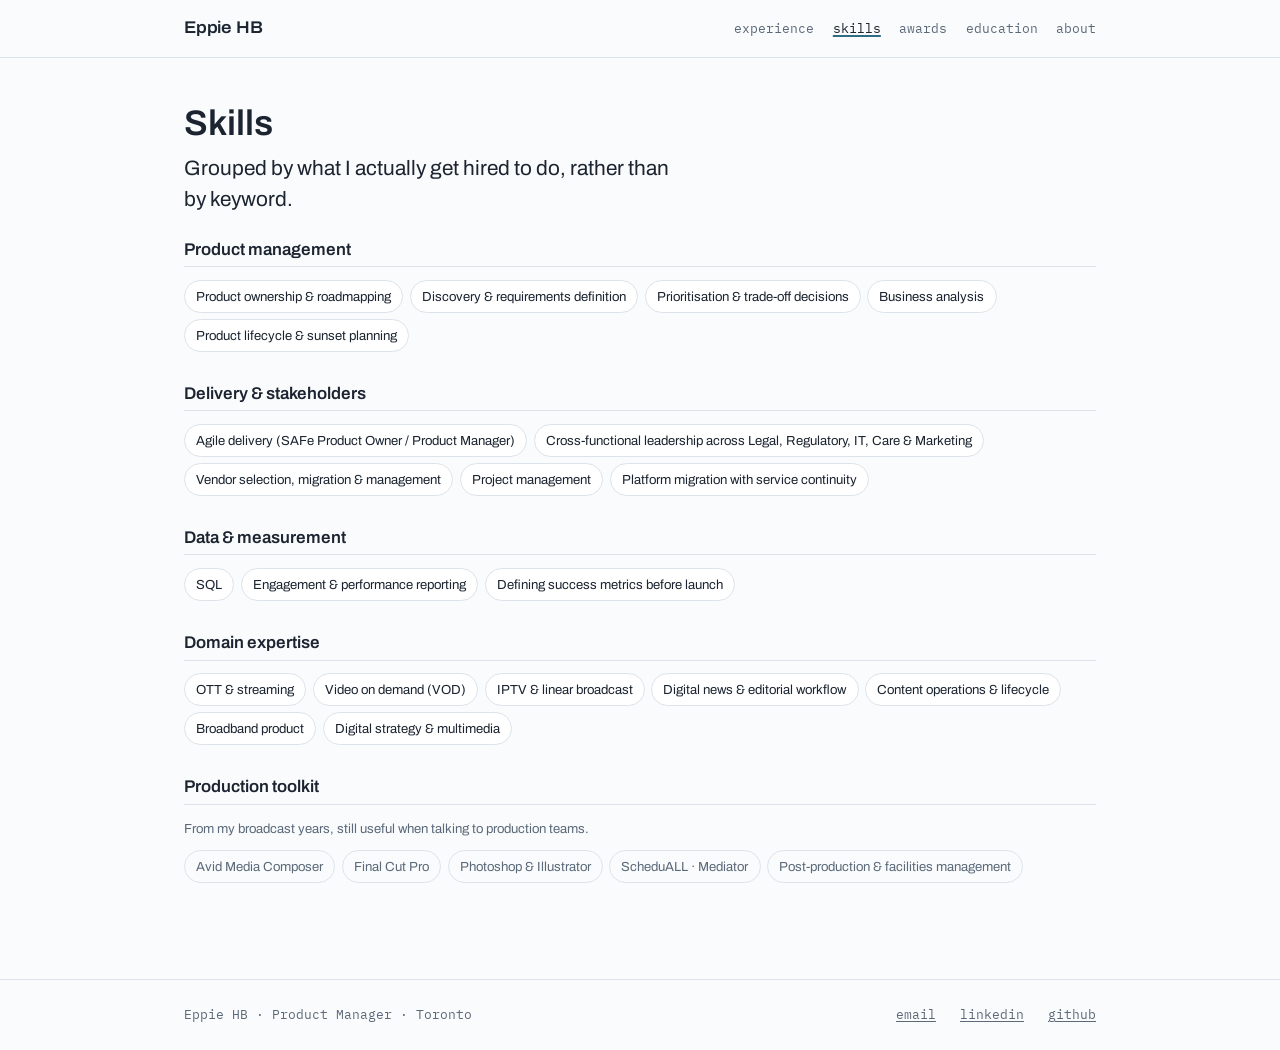
<file: pages/skills.html>
<!DOCTYPE html>
<html lang="en" prefix="og: http://ogp.me/ns#">
	<head>
		<meta http-equiv="X-UA-Compatible" content="IE=edge">
		<meta http-equiv="content-type" content="text/html; charset=utf-8">

		<!-- Metadata -->
		<meta name="description" content="Product management capabilities: discovery, roadmapping, experimentation, analytics, agile delivery and cross-functional stakeholder leadership." />
		<link rel="canonical" href="https://eppie-hb.github.io/pages/skills.html" />
		<meta property="og:site_name" content="Eppie HB" />
		<meta property="og:title" content="Skills — Eppie HB, Product Manager" />
		<meta property="og:description" content="Product management capabilities: discovery, roadmapping, experimentation, analytics, agile delivery and cross-functional stakeholder leadership." />
		<meta property="og:type" content="website" />
		<meta property="og:url" content="https://eppie-hb.github.io/pages/skills.html" />
		<meta property="og:image" content="https://eppie-hb.github.io/images/share-card.png" />
		<meta property="og:image:width" content="1000" />
		<meta property="og:image:height" content="1000" />
		<meta property="og:image:alt" content="Monogram mark for Eppie HB" />
		<meta name="twitter:card" content="summary" />
		<meta name="theme-color" content="#fafbfc" media="(prefers-color-scheme: light)" />
		<meta name="theme-color" content="#131922" media="(prefers-color-scheme: dark)" />

		<!-- Enable responsiveness on mobile devices-->
		<meta name="viewport" content="width=device-width, initial-scale=1">

		<title>Skills: Eppie HB, Product Manager</title>

		<!-- CSS -->
		<link rel="preconnect" href="https://fonts.googleapis.com">
		<link rel="preconnect" href="https://fonts.gstatic.com" crossorigin>
		<link href="https://fonts.googleapis.com/css2?family=Archivo:wdth,wght@62..125,400..700&amp;family=IBM+Plex+Mono:wght@400;500&amp;display=swap" rel="stylesheet">
		<link rel="stylesheet" href="/theme/css/style.css" />
		<link rel="icon" href="/favicon.ico" sizes="any">
		<link rel="apple-touch-icon" href="/images/apple-touch-icon.png">

		<!-- Feeds -->

		<!-- Analytics -->
 		<script data-goatcounter="https://eppie-hb.goatcounter.com/count"
            async src="https://gc.zgo.at/count.js"></script>
	</head>

	<body>
		<a class="skip-link" href="#main">Skip to content</a>
		<header class="topbar">
			<div class="topbar-inner">
				<a class="wordmark" href="/">Eppie HB</a>
				<nav class="topnav" aria-label="Sections">
					<a href="/pages/career.html">experience</a>
					<a href="/pages/skills.html" aria-current="page">skills</a>
					<a href="/pages/awards.html">awards</a>
					<a href="/pages/education.html">education</a>
					<a href="/pages/about.html">about</a>
				</nav>
			</div>
		</header>
		<main id="main" class="shell">
	<article>
		<h1>Skills</h1>
		<p class="lede">Grouped by what I actually get hired to do, rather than by keyword.</p>

		<section class="skill-group">
			<h2>Product management</h2>
			<ul class="skill-list">
				<li>Product ownership &amp; roadmapping</li>
				<li>Discovery &amp; requirements definition</li>
				<li>Prioritisation &amp; trade-off decisions</li>
				<li>Business analysis</li>
				<li>Product lifecycle &amp; sunset planning</li>
			</ul>
		</section>

		<section class="skill-group">
			<h2>Delivery &amp; stakeholders</h2>
			<ul class="skill-list">
				<li>Agile delivery (SAFe Product Owner / Product Manager)</li>
				<li>Cross-functional leadership across Legal, Regulatory, IT, Care &amp; Marketing</li>
				<li>Vendor selection, migration &amp; management</li>
				<li>Project management</li>
				<li>Platform migration with service continuity</li>
			</ul>
		</section>

		<section class="skill-group">
			<h2>Data &amp; measurement</h2>
			<ul class="skill-list">
				<li>SQL</li>
				<li>Engagement &amp; performance reporting</li>
				<li>Defining success metrics before launch</li>
			</ul>
		</section>

		<section class="skill-group">
			<h2>Domain expertise</h2>
			<ul class="skill-list">
				<li>OTT &amp; streaming</li>
				<li>Video on demand (VOD)</li>
				<li>IPTV &amp; linear broadcast</li>
				<li>Digital news &amp; editorial workflow</li>
				<li>Content operations &amp; lifecycle</li>
				<li>Broadband product</li>
				<li>Digital strategy &amp; multimedia</li>
			</ul>
		</section>

		<section class="skill-group skill-group-secondary">
			<h2>Production toolkit</h2>
			<p class="skill-note">From my broadcast years, still useful when talking to production teams.</p>
			<ul class="skill-list">
				<li>Avid Media Composer</li>
				<li>Final Cut Pro</li>
				<li>Photoshop &amp; Illustrator</li>
				<li>ScheduALL &middot; Mediator</li>
				<li>Post-production &amp; facilities management</li>
			</ul>
		</section>
	</article>
		</main>
		<footer class="site-footer">
			<div class="site-footer-inner">
				<p>Eppie HB &middot; Product Manager &middot; Toronto</p>
				<a href="mailto:eppieho@gmail.com">email</a>
				<a href="https://www.linkedin.com/in/eppieh" rel="noopener">linkedin</a>
				<a href="https://github.com/eppie-hb" rel="noopener">github</a>
			</div>
		</footer>
	</body>
</html>
</file>
<file: theme/css/style.css>
/*
 * Eppie HB — portfolio styles.
 *
 * Self-contained: replaces the previous Poole + Hyde theme, whose fixed
 * sidebar was the layout's main age tell. No build step, no framework.
 *
 * Visual language borrows from the subject's own field. Anything factual
 * — dates, durations, figures — is set in a monospace instrument face;
 * prose stays in the sans. The career timeline is drawn as a programme
 * schedule: employers are channels, years are the time axis, roles are
 * blocks sized by duration.
 *
 * Colour follows the visitor's system setting. There is no toggle, so
 * both modes are first-class and every pair below is contrast-checked
 * at 4.5:1 or better.
 */

@layer reset, base, layout, components, print;

/* ============ tokens ============ */

:root {
	color-scheme: light dark;

	--bg: #fafbfc;
	--surface: #ffffff;
	--panel: #e9eef5;
	--edge: #dde3ea;
	--edge-soft: #e8edf2;
	--text: #1b2430;
	--dim: #5b6979;
	--accent: #2f6d84;
	--accent-hover: #24576b;
	--onair: #b03a68;
	--track: #dde4ec;

	--font-sans: Archivo, ui-sans-serif, system-ui, -apple-system, "Segoe UI", sans-serif;
	--font-mono: "IBM Plex Mono", ui-monospace, SFMono-Regular, Menlo, monospace;

	--step--1: clamp(0.78rem, 0.76rem + 0.08vw, 0.82rem);
	--step-0: clamp(1rem, 0.97rem + 0.14vw, 1.06rem);
	--step-1: clamp(1.14rem, 1.08rem + 0.28vw, 1.3rem);
	--step-2: clamp(1.34rem, 1.22rem + 0.52vw, 1.66rem);
	--step-3: clamp(1.9rem, 1.5rem + 1.9vw, 3rem);

	--measure: 36rem;
	--shell: 60rem;
	--radius: 6px;
}

@media (prefers-color-scheme: dark) {
	:root {
		--bg: #131922;
		--surface: #1a212c;
		--panel: #212a37;
		--edge: #2d3846;
		--edge-soft: #242e3b;
		--text: #e6ebf2;
		--dim: #93a2b5;
		--accent: #6fc5db;
		--accent-hover: #93d6e7;
		--onair: #e2739c;
		--track: #232d3a;
	}
}

/* ============ reset + base ============ */

@layer reset {
	*, *::before, *::after { box-sizing: border-box; }

	body, h1, h2, h3, h4, p, ul, ol, figure, dl, dd {
		margin: 0;
	}

	ul[class] { list-style: none; padding: 0; }

	img { max-width: 100%; display: block; height: auto; }
}

@layer base {
	html {
		-webkit-text-size-adjust: 100%;
		scroll-behavior: smooth;
	}

	body {
		margin: 0;
		background: var(--bg);
		color: var(--text);
		font-family: var(--font-sans);
		font-size: var(--step-0);
		line-height: 1.65;
		font-synthesis-weight: none;
		-webkit-font-smoothing: antialiased;
	}

	h1, h2, h3 {
		line-height: 1.2;
		font-weight: 600;
		text-wrap: balance;
	}

	h1 { font-size: clamp(1.7rem, 1.5rem + 0.9vw, 2.25rem); }
	h2 { font-size: var(--step-1); }
	h3 { font-size: var(--step-0); }

	p { text-wrap: pretty; }

	a {
		color: var(--accent);
		text-decoration-thickness: 1px;
		text-underline-offset: 0.15em;
	}

	a:hover { color: var(--accent-hover); }

	:focus-visible {
		outline: 2px solid var(--accent);
		outline-offset: 2px;
		border-radius: 2px;
	}

	::selection {
		background: var(--accent);
		color: var(--bg);
	}
}

/* ============ layout ============ */

@layer layout {
	.skip-link {
		position: absolute;
		inset-inline-start: -9999px;
		padding: 0.6rem 1rem;
		background: var(--surface);
		color: var(--accent);
		z-index: 10;
	}

	.skip-link:focus {
		inset-inline-start: 0.5rem;
		inset-block-start: 0.5rem;
	}

	.topbar {
		border-block-end: 1px solid var(--edge);
		background: var(--bg);
	}

	.topbar-inner {
		max-width: var(--shell);
		margin-inline: auto;
		padding: 0.9rem 1.5rem;
		display: flex;
		flex-wrap: wrap;
		align-items: baseline;
		gap: 0.5rem 1.5rem;
	}

	.wordmark {
		font-size: var(--step-0);
		font-weight: 600;
		font-stretch: 108%;
		letter-spacing: -0.01em;
		text-decoration: none;
		color: var(--text);
		margin-inline-end: auto;
	}

	.wordmark:hover { color: var(--accent); }

	.topnav {
		display: flex;
		flex-wrap: wrap;
		gap: 0.35rem 1.15rem;
		font-family: var(--font-mono);
		font-size: var(--step--1);
	}

	.topnav a {
		color: var(--dim);
		text-decoration: none;
	}

	.topnav a:hover { color: var(--accent); }

	.topnav a[aria-current="page"] {
		color: var(--text);
		text-decoration: underline;
		text-decoration-color: var(--accent);
		text-decoration-thickness: 2px;
	}

	.shell {
		max-width: var(--shell);
		margin-inline: auto;
		padding: 2.75rem 1.5rem 4rem;
	}

	.prose { max-width: var(--measure); }

	.prose > * + * { margin-block-start: 1rem; }
	.prose h2 { margin-block-start: 2.25rem; }

	/* The reset zeroes every margin, so rhythm is declared once here
	   rather than left to per-element defaults. */
	.shell > * + * { margin-block-start: 3rem; }

	article > * + * { margin-block-start: 1.5rem; }
	article > h1 + .lede { margin-block-start: 0.55rem; }

	/* These carry their own top border and padding — a margin on top
	   would double the gap. */
	article > .role + .role,
	article > .award + .award,
	article > .skill-group + .skill-group,
	article > .credential-list + h2 { margin-block-start: 0; }

	.site-footer {
		border-block-start: 1px solid var(--edge);
		font-family: var(--font-mono);
		font-size: var(--step--1);
		color: var(--dim);
	}

	.site-footer-inner {
		max-width: var(--shell);
		margin-inline: auto;
		padding: 1.5rem;
		display: flex;
		flex-wrap: wrap;
		gap: 0.5rem 1.5rem;
	}

	.site-footer a { color: var(--dim); }
	.site-footer a:hover { color: var(--accent); }
	.site-footer p { margin-inline-end: auto; }
}

/* ============ components ============ */

@layer components {

	/* -- shared -- */

	.eyebrow {
		font-family: var(--font-mono);
		font-size: var(--step--1);
		letter-spacing: 0.06em;
		color: var(--dim);
		margin-block-end: 0.85rem;
	}

	.lede {
		font-size: var(--step-1);
		line-height: 1.5;
		color: var(--text);
		max-width: var(--measure);
	}

	.data {
		font-family: var(--font-mono);
		font-size: var(--step--1);
		color: var(--dim);
		font-variant-numeric: tabular-nums;
	}

	/* -- hero -- */

	.hero { max-width: var(--measure); }

	.hero h1 {
		font-size: var(--step-3);
		font-weight: 700;
		font-stretch: 112%;
		letter-spacing: -0.02em;
		line-height: 1.02;
		margin-block: 0.75rem 0.6rem;
	}

	.hero-role {
		font-family: var(--font-mono);
		font-size: var(--step--1);
		letter-spacing: 0.04em;
		color: var(--accent);
	}

	.hero-lead {
		margin-block-start: 1rem;
		font-size: var(--step-1);
		line-height: 1.5;
	}

	.status {
		display: inline-flex;
		align-items: center;
		gap: 0.5rem;
		font-family: var(--font-mono);
		font-size: var(--step--1);
		color: var(--dim);
	}

	.status::before {
		content: "";
		width: 7px;
		height: 7px;
		border-radius: 50%;
		background: var(--onair);
		flex: none;
	}

	.actions {
		display: flex;
		flex-wrap: wrap;
		gap: 0.6rem;
		margin-block-start: 1.75rem;
	}

	.btn {
		display: inline-block;
		padding: 0.5rem 1.05rem;
		border: 1px solid var(--edge);
		border-radius: var(--radius);
		font-size: var(--step--1);
		font-family: var(--font-mono);
		text-decoration: none;
		color: var(--text);
		background: var(--surface);
	}

	.btn:hover {
		border-color: var(--accent);
		color: var(--accent);
	}

	.btn-primary {
		background: var(--accent);
		border-color: var(--accent);
		color: var(--bg);
	}

	.btn-primary:hover {
		background: var(--accent-hover);
		border-color: var(--accent-hover);
		color: var(--bg);
	}

	/* -- impact rail: wraps on wide screens, swipes on narrow -- */

	.rail {
		display: grid;
		grid-template-columns: repeat(auto-fit, minmax(13rem, 1fr));
		gap: 1px;
		background: var(--edge);
		border: 1px solid var(--edge);
		border-radius: var(--radius);
		overflow: hidden;
	}

	.rail li {
		background: var(--surface);
		padding: 1.05rem 1.15rem;
	}

	.rail-figure {
		display: block;
		font-family: var(--font-mono);
		font-size: var(--step-2);
		line-height: 1.1;
		font-variant-numeric: tabular-nums;
	}

	.rail-label {
		display: block;
		margin-block-start: 0.4rem;
		font-size: var(--step--1);
		line-height: 1.5;
		color: var(--dim);
	}

	@media (max-width: 34rem) {
		.rail {
			grid-auto-flow: column;
			grid-auto-columns: 76%;
			grid-template-columns: none;
			overflow-x: auto;
			scroll-snap-type: x mandatory;
			overscroll-behavior-x: contain;
		}

		.rail li { scroll-snap-align: start; }
	}

	/* -- career timeline (programme schedule) -- */

	.timeline { margin-block: 2.5rem; }

	.timeline-grid {
		display: grid;
		grid-template-columns: 5.5rem 1fr;
		gap: 0 0.75rem;
		align-items: center;
	}

	.timeline-axis {
		display: grid;
		grid-template-columns: repeat(18, 1fr);
		font-family: var(--font-mono);
		font-size: var(--step--1);
		color: var(--dim);
		padding-block-end: 0.4rem;
		border-block-end: 1px solid var(--edge);
		font-variant-numeric: tabular-nums;
	}

	.timeline-channel {
		font-family: var(--font-mono);
		font-size: var(--step--1);
		color: var(--dim);
		letter-spacing: 0.02em;
	}

	/* Continuous track behind every row, so a year without a role reads
	   as empty schedule rather than a hole in the layout. */
	.timeline-row {
		display: grid;
		grid-template-columns: repeat(18, 1fr);
		gap: 2px;
		padding-block: 0.4rem;
		background-image: linear-gradient(var(--track), var(--track));
		background-size: 100% 1px;
		background-position: 0 center;
		background-repeat: no-repeat;
	}

	.timeline-block {
		border: 0;
		border-radius: var(--radius);
		background: var(--panel);
		box-shadow: inset 3px 0 0 var(--edge);
		padding: 0.45rem 0.6rem;
		font-size: var(--step--1);
		line-height: 1.3;
		color: var(--text);
		text-decoration: none;
		min-width: 0;
		overflow: hidden;
		white-space: nowrap;
		text-overflow: ellipsis;
	}

	.timeline-block:hover {
		color: var(--accent);
		background: color-mix(in oklab, var(--panel), var(--accent) 14%);
	}

	.timeline-block[data-kind="product"] {
		box-shadow: inset 3px 0 0 var(--accent);
	}

	.timeline-block[data-kind="current"] {
		box-shadow: inset 3px 0 0 var(--onair);
	}

	.timeline-when { display: none; }

	/* Short-duration blocks are too narrow for a full title at this
	   width; the accessible name on the link carries the full role. */
	.timeline-full { display: none; }
	.timeline-short { display: inline; }

	.timeline-key {
		display: flex;
		flex-wrap: wrap;
		gap: 0.4rem 1.1rem;
		margin-block-start: 1rem;
		font-family: var(--font-mono);
		font-size: var(--step--1);
		color: var(--dim);
	}

	.timeline-key span::before {
		content: "";
		display: inline-block;
		width: 16px;
		height: 11px;
		margin-inline-end: 0.45rem;
		vertical-align: -1px;
		border-radius: 2px;
		background: var(--panel);
		box-shadow: inset 3px 0 0 var(--edge);
	}

	.timeline-key .k-product::before { box-shadow: inset 3px 0 0 var(--accent); }
	.timeline-key .k-current::before { box-shadow: inset 3px 0 0 var(--onair); }

	/* Below the point where blocks stop being legible, the schedule
	   becomes an ordinary list and each block shows its own dates. */
	@media (max-width: 46rem) {
		.timeline-grid { grid-template-columns: 1fr; gap: 0; }
		.timeline-axis { display: none; }

		.timeline-channel {
			padding-block: 0.9rem 0.3rem;
			border-block-end: 1px solid var(--edge-soft);
		}

		.timeline-row {
			display: flex;
			flex-direction: column;
			gap: 0.4rem;
			background-image: none;
		}

		.timeline-block {
			white-space: normal;
			overflow: visible;
			text-overflow: clip;
		}

		.timeline-when {
			display: block;
			font-family: var(--font-mono);
			color: var(--dim);
		}

		.timeline-full { display: inline; }
		.timeline-short { display: none; }
	}

	/* -- roles -- */

	.role {
		padding-block: 1.6rem;
		border-block-start: 1px solid var(--edge-soft);
		max-width: var(--measure);
		scroll-margin-block-start: 1.5rem;
	}

	.role:first-of-type { border-block-start: 0; }

	.role h2, .role h3 { margin-block-end: 0.15rem; }

	.role-org { color: var(--text); }

	.role-meta {
		font-family: var(--font-mono);
		font-size: var(--step--1);
		color: var(--dim);
		margin-block-end: 0.8rem;
		font-variant-numeric: tabular-nums;
	}

	.impact-list {
		margin: 0;
		padding-inline-start: 1.1rem;
	}

	.impact-list li { margin-block-end: 0.35rem; }

	.role-focus {
		margin-block-start: 0.8rem;
		font-size: var(--step--1);
		color: var(--dim);
	}

	.role-focus span {
		font-family: var(--font-mono);
		letter-spacing: 0.04em;
	}

	.section-break {
		margin-block-start: 3rem;
		font-family: var(--font-mono);
		font-size: var(--step--1);
		letter-spacing: 0.08em;
		color: var(--dim);
		font-weight: 400;
	}

	/* -- skills -- */

	.skill-group { margin-block-end: 2rem; }

	.skill-group h2 {
		font-size: var(--step-0);
		padding-block-end: 0.4rem;
		border-block-end: 1px solid var(--edge);
		margin-block-end: 0.8rem;
	}

	.skill-list {
		display: flex;
		flex-wrap: wrap;
		gap: 0.4rem;
	}

	.skill-list li {
		padding: 0.28rem 0.7rem;
		border: 1px solid var(--edge);
		border-radius: 999px;
		font-size: var(--step--1);
		background: var(--surface);
	}

	.skill-note {
		margin-block-end: 0.7rem;
		font-size: var(--step--1);
		color: var(--dim);
	}

	.skill-group-secondary .skill-list li {
		background: transparent;
		color: var(--dim);
	}

	/* -- credentials + awards -- */

	.credential-list li {
		padding-block: 0.9rem;
		border-block-start: 1px solid var(--edge-soft);
		max-width: var(--measure);
	}

	.credential-title { font-weight: 600; }

	.credential-org {
		font-family: var(--font-mono);
		font-size: var(--step--1);
		color: var(--dim);
	}

	.credential-list-secondary li { color: var(--dim); }

	.award {
		padding-block: 1.5rem;
		border-block-start: 1px solid var(--edge-soft);
		max-width: var(--measure);
	}

	.award:first-of-type { border-block-start: 0; }
	.award h2 { font-size: var(--step-0); margin-block-end: 0.15rem; }

	.award-meta {
		font-family: var(--font-mono);
		font-size: var(--step--1);
		color: var(--dim);
		margin-block-end: 0.5rem;
	}

	.whereto-list { max-width: var(--measure); }

	.whereto-list li {
		padding-block: 0.7rem;
		border-block-start: 1px solid var(--edge-soft);
		color: var(--dim);
	}

	.whereto-list a {
		font-family: var(--font-mono);
		font-size: var(--step--1);
	}

	.contact-cta {
		margin-block-start: 2rem;
		padding-block-start: 1.25rem;
		border-block-start: 1px solid var(--edge);
	}
}

/* ============ motion + print ============ */

@media (prefers-reduced-motion: reduce) {
	html { scroll-behavior: auto; }

	*, *::before, *::after {
		animation-duration: 0.01ms !important;
		transition-duration: 0.01ms !important;
	}
}

@layer print {
	@media print {
		:root {
			--bg: #fff; --surface: #fff; --panel: #fff;
			--text: #000; --dim: #333; --edge: #bbb;
			--edge-soft: #ddd; --accent: #000; --onair: #000; --track: #ddd;
		}

		.topnav, .skip-link, .actions, .timeline, .site-footer, .whereto-list { display: none; }

		.shell { max-width: none; padding: 0; }

		body { font-size: 10.5pt; }

		.role, .award, .skill-group, .credential-list li { break-inside: avoid; }

		a { text-decoration: none; }

		.prose a[href^="http"]::after {
			content: " (" attr(href) ")";
			font-family: var(--font-mono);
			font-size: 8pt;
		}
	}
}
</file>
